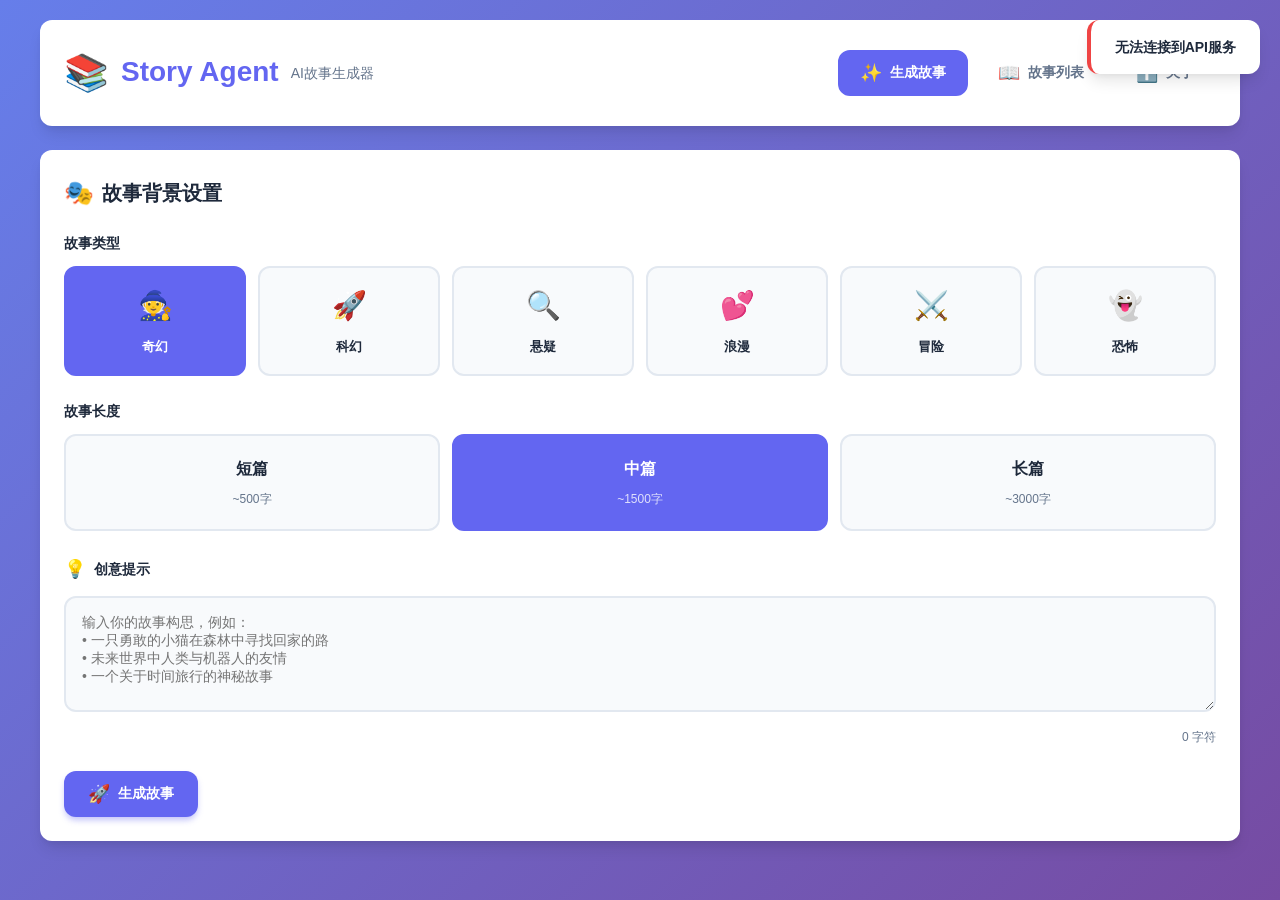
<file: frontend/index.html>
<!DOCTYPE html>
<html lang="zh-CN">
<head>
    <meta charset="UTF-8">
    <meta name="viewport" content="width=device-width, initial-scale=1.0">
    <title>Story Agent - AI故事生成器</title>
    <link rel="stylesheet" href="styles.css">
</head>
<body>
    <div class="container">
        <!-- Header -->
        <header class="header">
            <div class="logo">
                <span class="logo-icon">📚</span>
                <h1>Story Agent</h1>
                <span class="subtitle">AI故事生成器</span>
            </div>
            <nav class="nav">
                <button class="nav-btn active" data-page="generate">
                    <span class="nav-icon">✨</span>
                    <span class="nav-text">生成故事</span>
                </button>
                <button class="nav-btn" data-page="list">
                    <span class="nav-icon">📖</span>
                    <span class="nav-text">故事列表</span>
                </button>
                <button class="nav-btn" data-page="about">
                    <span class="nav-icon">ℹ️</span>
                    <span class="nav-text">关于</span>
                </button>
            </nav>
        </header>

        <!-- Main Content -->
        <main class="main-content">
            <!-- Story Generator Page -->
            <section id="page-generate" class="page active">
                <div class="card">
                    <h2 class="card-title">
                        <span class="title-icon">🎭</span>
                        故事背景设置
                    </h2>
                    
                    <!-- Story Genre Selection -->
                    <div class="form-group">
                        <label class="form-label">故事类型</label>
                        <div class="genre-options" id="genreOptions">
                            <label class="genre-option">
                                <input type="radio" name="genre" value="Fantasy" checked>
                                <span class="genre-icon">🧙</span>
                                <span class="genre-name">奇幻</span>
                            </label>
                            <label class="genre-option">
                                <input type="radio" name="genre" value="Sci-Fi">
                                <span class="genre-icon">🚀</span>
                                <span class="genre-name">科幻</span>
                            </label>
                            <label class="genre-option">
                                <input type="radio" name="genre" value="Mystery">
                                <span class="genre-icon">🔍</span>
                                <span class="genre-name">悬疑</span>
                            </label>
                            <label class="genre-option">
                                <input type="radio" name="genre" value="Romance">
                                <span class="genre-icon">💕</span>
                                <span class="genre-name">浪漫</span>
                            </label>
                            <label class="genre-option">
                                <input type="radio" name="genre" value="Adventure">
                                <span class="genre-icon">⚔️</span>
                                <span class="genre-name">冒险</span>
                            </label>
                            <label class="genre-option">
                                <input type="radio" name="genre" value="Horror">
                                <span class="genre-icon">👻</span>
                                <span class="genre-name">恐怖</span>
                            </label>
                        </div>
                    </div>

                    <!-- Story Length Selection -->
                    <div class="form-group">
                        <label class="form-label">故事长度</label>
                        <div class="length-options">
                            <label class="length-option">
                                <input type="radio" name="length" value="short">
                                <span class="length-badge">短篇</span>
                                <span class="length-desc">~500字</span>
                            </label>
                            <label class="length-option">
                                <input type="radio" name="length" value="medium" checked>
                                <span class="length-badge">中篇</span>
                                <span class="length-desc">~1500字</span>
                            </label>
                            <label class="length-option">
                                <input type="radio" name="length" value="long">
                                <span class="length-badge">长篇</span>
                                <span class="length-desc">~3000字</span>
                            </label>
                        </div>
                    </div>

                    <!-- Creative Prompt Input -->
                    <div class="form-group">
                        <label class="form-label" for="promptInput">
                            <span class="label-icon">💡</span>
                            创意提示
                        </label>
                        <textarea 
                            id="promptInput" 
                            class="textarea" 
                            placeholder="输入你的故事构思，例如：&#10;• 一只勇敢的小猫在森林中寻找回家的路&#10;• 未来世界中人类与机器人的友情&#10;• 一个关于时间旅行的神秘故事"
                            rows="5"
                        ></textarea>
                        <div class="char-count">
                            <span id="charCount">0</span> 字符
                        </div>
                    </div>

                    <!-- Action Buttons -->
                    <div class="action-buttons">
                        <button id="generateBtn" class="btn btn-primary">
                            <span class="btn-icon">🚀</span>
                            生成故事
                        </button>
                        <button id="regenerateBtn" class="btn btn-secondary" style="display: none;">
                            <span class="btn-icon">🔄</span>
                            重新生成
                        </button>
                    </div>
                </div>

                <!-- Result Card -->
                <div id="resultCard" class="card result-card" style="display: none;">
                    <h2 class="card-title">
                        <span class="title-icon">📖</span>
                        生成结果
                    </h2>
                    
                    <div class="story-result">
                        <div class="result-header">
                            <h3 id="storyTitle" class="story-title">故事标题</h3>
                            <a id="notionLink" href="#" target="_blank" class="notion-link">
                                <span class="link-icon">🔗</span>
                                在Notion中查看
                            </a>
                        </div>
                        
                        <div class="story-meta">
                            <span class="meta-tag" id="storyGenre">类型</span>
                            <span class="meta-tag" id="storyWordCount">字数</span>
                        </div>
                        
                        <div class="story-preview">
                            <pre id="storyContent"></pre>
                        </div>
                        
                        <div class="result-actions">
                            <button id="copyBtn" class="btn btn-small">
                                <span class="btn-icon">📋</span>
                                复制内容
                            </button>
                            <button id="openNotionBtn" class="btn btn-small">
                                <span class="btn-icon">🔗</span>
                                打开Notion
                            </button>
                            <button id="clearBtn" class="btn btn-small btn-danger">
                                <span class="btn-icon">❌</span>
                                清除
                            </button>
                        </div>
                    </div>
                </div>
            </section>

            <!-- Story List Page -->
            <section id="page-list" class="page" style="display: none;">
                <div class="card">
                    <h2 class="card-title">
                        <span class="title-icon">📚</span>
                        我的故事
                    </h2>
                    
                    <!-- Filter -->
                    <div class="filter-bar">
                        <select id="filterGenre" class="filter-select">
                            <option value="">所有类型</option>
                            <option value="Fantasy">奇幻</option>
                            <option value="Sci-Fi">科幻</option>
                            <option value="Mystery">悬疑</option>
                            <option value="Romance">浪漫</option>
                            <option value="Adventure">冒险</option>
                            <option value="Horror">恐怖</option>
                        </select>
                        <button id="refreshBtn" class="btn btn-small">
                            <span class="btn-icon">🔄</span>
                            刷新
                        </button>
                    </div>
                    
                    <!-- Story List -->
                    <div id="storyList" class="story-list">
                        <div class="loading">加载中...</div>
                    </div>
                </div>
            </section>

            <!-- About Page -->
            <section id="page-about" class="page" style="display: none;">
                <div class="card">
                    <h2 class="card-title">
                        <span class="title-icon">ℹ️</span>
                        关于Story Agent
                    </h2>
                    
                    <div class="about-content">
                        <h3>🎯 系统介绍</h3>
                        <p>Story Agent是一个基于AI的智能故事生成器，使用OpenAI GPT模型自动创作故事，并自动保存到您的Notion数据库中。</p>
                        
                        <h3>✨ 主要功能</h3>
                        <ul class="feature-list">
                            <li>🤖 AI自动生成创意故事</li>
                            <li>📚 多种故事类型选择</li>
                            <li>📏 灵活的故事长度设置</li>
                            <li>🔗 自动保存到Notion</li>
                            <li>📖 故事列表管理</li>
                            <li>📋 一键复制内容</li>
                        </ul>
                        
                        <h3>🏗️ 技术架构</h3>
                        <ul class="feature-list">
                            <li><strong>后端</strong>：FastAPI + Python</li>
                            <li><strong>AI引擎</strong>：OpenAI GPT</li>
                            <li><strong>数据存储</strong>：Notion Database</li>
                            <li><strong>前端</strong>：HTML + JavaScript</li>
                        </ul>
                        
                        <h3>💡 使用技巧</h3>
                        <ol class="tip-list">
                            <li>选择您喜欢的故事类型</li>
                            <li>设置合适的故事长度</li>
                            <li>输入详细的创意提示（越详细越好）</li>
                            <li>点击"生成故事"等待AI创作</li>
                            <li>在Notion中查看完整故事</li>
                        </ol>
                        
                        <div class="about-footer">
                            <p>📧 如有问题，请联系开发者</p>
                            <p>🌟 享受AI创作之旅！</p>
                        </div>
                    </div>
                </div>
            </section>
        </main>

        <!-- Toast Notification -->
        <div id="toast" class="toast" style="display: none;"></div>

        <!-- Loading Overlay -->
        <div id="loadingOverlay" class="loading-overlay" style="display: none;">
            <div class="loading-content">
                <div class="spinner"></div>
                <p>AI正在为您创作故事...</p>
                <p class="loading-tip">这可能需要几秒钟</p>
            </div>
        </div>
    </div>

    <script src="app.js"></script>
</body>
</html>
</file>
<file: frontend/styles.css>
/* Reset and Base Styles */
* {
    margin: 0;
    padding: 0;
    box-sizing: border-box;
}

:root {
    --primary-color: #6366f1;
    --primary-hover: #4f46e5;
    --secondary-color: #8b5cf6;
    --success-color: #10b981;
    --danger-color: #ef4444;
    --warning-color: #f59e0b;
    --background: #f8fafc;
    --card-bg: #ffffff;
    --text-primary: #1e293b;
    --text-secondary: #64748b;
    --border-color: #e2e8f0;
    --shadow: 0 1px 3px rgba(0, 0, 0, 0.1), 0 1px 2px rgba(0, 0, 0, 0.06);
    --shadow-lg: 0 10px 15px -3px rgba(0, 0, 0, 0.1), 0 4px 6px -2px rgba(0, 0, 0, 0.05);
    --radius: 12px;
    --transition: all 0.2s ease;
}

body {
    font-family: -apple-system, BlinkMacSystemFont, 'Segoe UI', Roboto, 'Helvetica Neue', Arial, sans-serif;
    background: linear-gradient(135deg, #667eea 0%, #764ba2 100%);
    min-height: 100vh;
    padding: 20px;
    line-height: 1.6;
    color: var(--text-primary);
}

/* Container */
.container {
    max-width: 1200px;
    margin: 0 auto;
}

/* Header */
.header {
    background: var(--card-bg);
    border-radius: var(--radius);
    padding: 24px;
    margin-bottom: 24px;
    box-shadow: var(--shadow-lg);
    display: flex;
    justify-content: space-between;
    align-items: center;
    flex-wrap: wrap;
    gap: 16px;
}

.logo {
    display: flex;
    align-items: center;
    gap: 12px;
}

.logo-icon {
    font-size: 36px;
}

.logo h1 {
    font-size: 28px;
    color: var(--primary-color);
    font-weight: 700;
}

.subtitle {
    font-size: 14px;
    color: var(--text-secondary);
    font-weight: 500;
}

/* Navigation */
.nav {
    display: flex;
    gap: 8px;
}

.nav-btn {
    display: flex;
    align-items: center;
    gap: 8px;
    padding: 10px 20px;
    background: transparent;
    border: 2px solid transparent;
    border-radius: var(--radius);
    cursor: pointer;
    font-size: 14px;
    font-weight: 600;
    color: var(--text-secondary);
    transition: var(--transition);
}

.nav-btn:hover {
    background: var(--background);
    color: var(--primary-color);
}

.nav-btn.active {
    background: var(--primary-color);
    color: white;
    border-color: var(--primary-color);
}

.nav-icon {
    font-size: 18px;
}

.nav-text {
    font-size: 14px;
}

/* Main Content */
.main-content {
    display: grid;
    gap: 24px;
}

.page {
    display: none;
}

.page.active {
    display: block;
    animation: fadeIn 0.3s ease;
}

@keyframes fadeIn {
    from {
        opacity: 0;
        transform: translateY(10px);
    }
    to {
        opacity: 1;
        transform: translateY(0);
    }
}

/* Card */
.card {
    background: var(--card-bg);
    border-radius: var(--radius);
    padding: 24px;
    box-shadow: var(--shadow-lg);
}

.card-title {
    font-size: 20px;
    font-weight: 700;
    margin-bottom: 20px;
    color: var(--text-primary);
    display: flex;
    align-items: center;
    gap: 8px;
}

.title-icon {
    font-size: 24px;
}

/* Form Group */
.form-group {
    margin-bottom: 24px;
}

.form-label {
    display: flex;
    align-items: center;
    gap: 8px;
    font-size: 14px;
    font-weight: 600;
    color: var(--text-primary);
    margin-bottom: 12px;
}

.label-icon {
    font-size: 18px;
}

/* Genre Options */
.genre-options {
    display: grid;
    grid-template-columns: repeat(auto-fit, minmax(100px, 1fr));
    gap: 12px;
}

.genre-option {
    display: flex;
    flex-direction: column;
    align-items: center;
    gap: 8px;
    padding: 16px 12px;
    background: var(--background);
    border: 2px solid var(--border-color);
    border-radius: var(--radius);
    cursor: pointer;
    transition: var(--transition);
}

.genre-option:hover {
    border-color: var(--primary-color);
    transform: translateY(-2px);
}

.genre-option input[type="radio"] {
    display: none;
}

.genre-option:has(input:checked) {
    background: var(--primary-color);
    border-color: var(--primary-color);
    color: white;
}

.genre-icon {
    font-size: 28px;
}

.genre-name {
    font-size: 13px;
    font-weight: 600;
}

/* Length Options */
.length-options {
    display: flex;
    gap: 12px;
    flex-wrap: wrap;
}

.length-option {
    flex: 1;
    min-width: 120px;
    display: flex;
    flex-direction: column;
    align-items: center;
    gap: 8px;
    padding: 20px 16px;
    background: var(--background);
    border: 2px solid var(--border-color);
    border-radius: var(--radius);
    cursor: pointer;
    transition: var(--transition);
}

.length-option:hover {
    border-color: var(--primary-color);
    transform: translateY(-2px);
}

.length-option input[type="radio"] {
    display: none;
}

.length-option:has(input:checked) {
    background: var(--primary-color);
    border-color: var(--primary-color);
    color: white;
}

.length-badge {
    font-size: 16px;
    font-weight: 700;
}

.length-desc {
    font-size: 12px;
    color: var(--text-secondary);
}

.length-option:has(input:checked) .length-desc {
    color: rgba(255, 255, 255, 0.8);
}

/* Textarea */
.textarea {
    width: 100%;
    padding: 16px;
    border: 2px solid var(--border-color);
    border-radius: var(--radius);
    font-size: 14px;
    font-family: inherit;
    resize: vertical;
    transition: var(--transition);
    background: var(--background);
}

.textarea:focus {
    outline: none;
    border-color: var(--primary-color);
    background: white;
}

.char-count {
    text-align: right;
    font-size: 12px;
    color: var(--text-secondary);
    margin-top: 8px;
}

/* Buttons */
.btn {
    display: inline-flex;
    align-items: center;
    justify-content: center;
    gap: 8px;
    padding: 12px 24px;
    border: none;
    border-radius: var(--radius);
    font-size: 14px;
    font-weight: 600;
    cursor: pointer;
    transition: var(--transition);
}

.btn-icon {
    font-size: 18px;
}

.btn-primary {
    background: var(--primary-color);
    color: white;
    box-shadow: 0 4px 6px -1px rgba(99, 102, 241, 0.4);
}

.btn-primary:hover {
    background: var(--primary-hover);
    transform: translateY(-2px);
    box-shadow: 0 6px 8px -1px rgba(99, 102, 241, 0.5);
}

.btn-secondary {
    background: var(--secondary-color);
    color: white;
}

.btn-secondary:hover {
    background: #7c3aed;
    transform: translateY(-2px);
}

.btn-small {
    padding: 8px 16px;
    font-size: 13px;
}

.btn-danger {
    background: var(--danger-color);
    color: white;
}

.btn-danger:hover {
    background: #dc2626;
}

.action-buttons {
    display: flex;
    gap: 12px;
    flex-wrap: wrap;
}

/* Result Card */
.result-card {
    animation: slideUp 0.4s ease;
}

@keyframes slideUp {
    from {
        opacity: 0;
        transform: translateY(20px);
    }
    to {
        opacity: 1;
        transform: translateY(0);
    }
}

.story-result {
    background: var(--background);
    border-radius: var(--radius);
    padding: 20px;
}

.result-header {
    display: flex;
    justify-content: space-between;
    align-items: flex-start;
    gap: 16px;
    margin-bottom: 16px;
    flex-wrap: wrap;
}

.story-title {
    font-size: 22px;
    font-weight: 700;
    color: var(--primary-color);
    flex: 1;
}

.notion-link {
    display: inline-flex;
    align-items: center;
    gap: 6px;
    padding: 8px 16px;
    background: white;
    border: 2px solid var(--primary-color);
    border-radius: var(--radius);
    color: var(--primary-color);
    text-decoration: none;
    font-weight: 600;
    font-size: 13px;
    transition: var(--transition);
}

.notion-link:hover {
    background: var(--primary-color);
    color: white;
}

.link-icon {
    font-size: 16px;
}

.story-meta {
    display: flex;
    gap: 8px;
    margin-bottom: 16px;
    flex-wrap: wrap;
}

.meta-tag {
    display: inline-flex;
    align-items: center;
    padding: 6px 12px;
    background: var(--primary-color);
    color: white;
    border-radius: 20px;
    font-size: 12px;
    font-weight: 600;
}

.story-preview {
    background: white;
    border-radius: var(--radius);
    padding: 16px;
    margin-bottom: 16px;
    max-height: 300px;
    overflow-y: auto;
    border: 1px solid var(--border-color);
}

.story-preview pre {
    white-space: pre-wrap;
    word-wrap: break-word;
    font-family: inherit;
    font-size: 14px;
    line-height: 1.8;
    color: var(--text-primary);
}

.result-actions {
    display: flex;
    gap: 8px;
    flex-wrap: wrap;
}

/* Filter Bar */
.filter-bar {
    display: flex;
    gap: 12px;
    margin-bottom: 20px;
    flex-wrap: wrap;
}

.filter-select {
    flex: 1;
    min-width: 150px;
    padding: 10px 16px;
    border: 2px solid var(--border-color);
    border-radius: var(--radius);
    font-size: 14px;
    background: white;
    cursor: pointer;
    transition: var(--transition);
}

.filter-select:focus {
    outline: none;
    border-color: var(--primary-color);
}

/* Story List */
.story-list {
    display: grid;
    gap: 12px;
}

.story-item {
    display: flex;
    justify-content: space-between;
    align-items: center;
    gap: 16px;
    padding: 16px;
    background: var(--background);
    border: 2px solid var(--border-color);
    border-radius: var(--radius);
    transition: var(--transition);
    cursor: pointer;
}

.story-item:hover {
    border-color: var(--primary-color);
    transform: translateX(4px);
}

.story-item-info {
    flex: 1;
    min-width: 0;
}

.story-item-title {
    font-size: 16px;
    font-weight: 600;
    color: var(--text-primary);
    margin-bottom: 8px;
    white-space: nowrap;
    overflow: hidden;
    text-overflow: ellipsis;
}

.story-item-meta {
    display: flex;
    gap: 12px;
    flex-wrap: wrap;
}

.story-item-meta span {
    font-size: 12px;
    color: var(--text-secondary);
}

.story-item-actions {
    display: flex;
    gap: 8px;
}

.loading {
    text-align: center;
    padding: 40px;
    color: var(--text-secondary);
    font-size: 16px;
}

.empty-state {
    text-align: center;
    padding: 60px 20px;
    color: var(--text-secondary);
}

.empty-state-icon {
    font-size: 48px;
    margin-bottom: 16px;
}

.empty-state-text {
    font-size: 16px;
    line-height: 1.8;
}

/* About Page */
.about-content h3 {
    font-size: 18px;
    font-weight: 700;
    color: var(--primary-color);
    margin-top: 24px;
    margin-bottom: 12px;
}

.about-content p {
    color: var(--text-secondary);
    line-height: 1.8;
    margin-bottom: 12px;
}

.feature-list {
    list-style: none;
    padding: 0;
}

.feature-list li {
    padding: 8px 0;
    color: var(--text-secondary);
    line-height: 1.8;
}

.tip-list {
    padding-left: 20px;
    color: var(--text-secondary);
    line-height: 2;
}

.tip-list li {
    margin-bottom: 8px;
}

.about-footer {
    margin-top: 32px;
    padding-top: 24px;
    border-top: 2px solid var(--border-color);
}

.about-footer p {
    margin-bottom: 8px;
    color: var(--text-secondary);
}

/* Toast Notification */
.toast {
    position: fixed;
    top: 20px;
    right: 20px;
    padding: 16px 24px;
    background: var(--card-bg);
    border-radius: var(--radius);
    box-shadow: var(--shadow-lg);
    font-size: 14px;
    font-weight: 600;
    animation: slideInRight 0.3s ease;
    z-index: 1000;
    max-width: 400px;
}

.toast.success {
    border-left: 4px solid var(--success-color);
}

.toast.error {
    border-left: 4px solid var(--danger-color);
}

.toast.info {
    border-left: 4px solid var(--primary-color);
}

@keyframes slideInRight {
    from {
        opacity: 0;
        transform: translateX(100%);
    }
    to {
        opacity: 1;
        transform: translateX(0);
    }
}

/* Loading Overlay */
.loading-overlay {
    position: fixed;
    top: 0;
    left: 0;
    right: 0;
    bottom: 0;
    background: rgba(0, 0, 0, 0.7);
    display: flex;
    align-items: center;
    justify-content: center;
    z-index: 9999;
    animation: fadeIn 0.3s ease;
}

.loading-content {
    background: white;
    padding: 40px;
    border-radius: var(--radius);
    text-align: center;
    box-shadow: var(--shadow-lg);
}

.spinner {
    width: 60px;
    height: 60px;
    margin: 0 auto 20px;
    border: 4px solid var(--background);
    border-top: 4px solid var(--primary-color);
    border-radius: 50%;
    animation: spin 1s linear infinite;
}

@keyframes spin {
    0% { transform: rotate(0deg); }
    100% { transform: rotate(360deg); }
}

.loading-content p {
    font-size: 16px;
    color: var(--text-primary);
    font-weight: 600;
    margin-bottom: 8px;
}

.loading-tip {
    font-size: 14px;
    color: var(--text-secondary);
}

/* Responsive Design */
@media (max-width: 768px) {
    .header {
        flex-direction: column;
        text-align: center;
    }
    
    .logo {
        flex-direction: column;
    }
    
    .nav {
        width: 100%;
        justify-content: center;
    }
    
    .nav-btn {
        flex: 1;
        justify-content: center;
    }
    
    .genre-options {
        grid-template-columns: repeat(2, 1fr);
    }
    
    .length-options {
        flex-direction: column;
    }
    
    .result-header {
        flex-direction: column;
    }
    
    .notion-link {
        width: 100%;
        justify-content: center;
    }
    
    .story-item {
        flex-direction: column;
        align-items: flex-start;
    }
    
    .story-item-actions {
        width: 100%;
        justify-content: flex-end;
    }
}

@media (max-width: 480px) {
    body {
        padding: 10px;
    }
    
    .logo h1 {
        font-size: 24px;
    }
    
    .card {
        padding: 16px;
    }
    
    .genre-options {
        grid-template-columns: repeat(2, 1fr);
        gap: 8px;
    }
    
    .genre-option {
        padding: 12px 8px;
    }
    
    .length-option {
        padding: 16px 12px;
    }
    
    .action-buttons {
        flex-direction: column;
    }
    
    .btn {
        width: 100%;
    }
}
</file>
